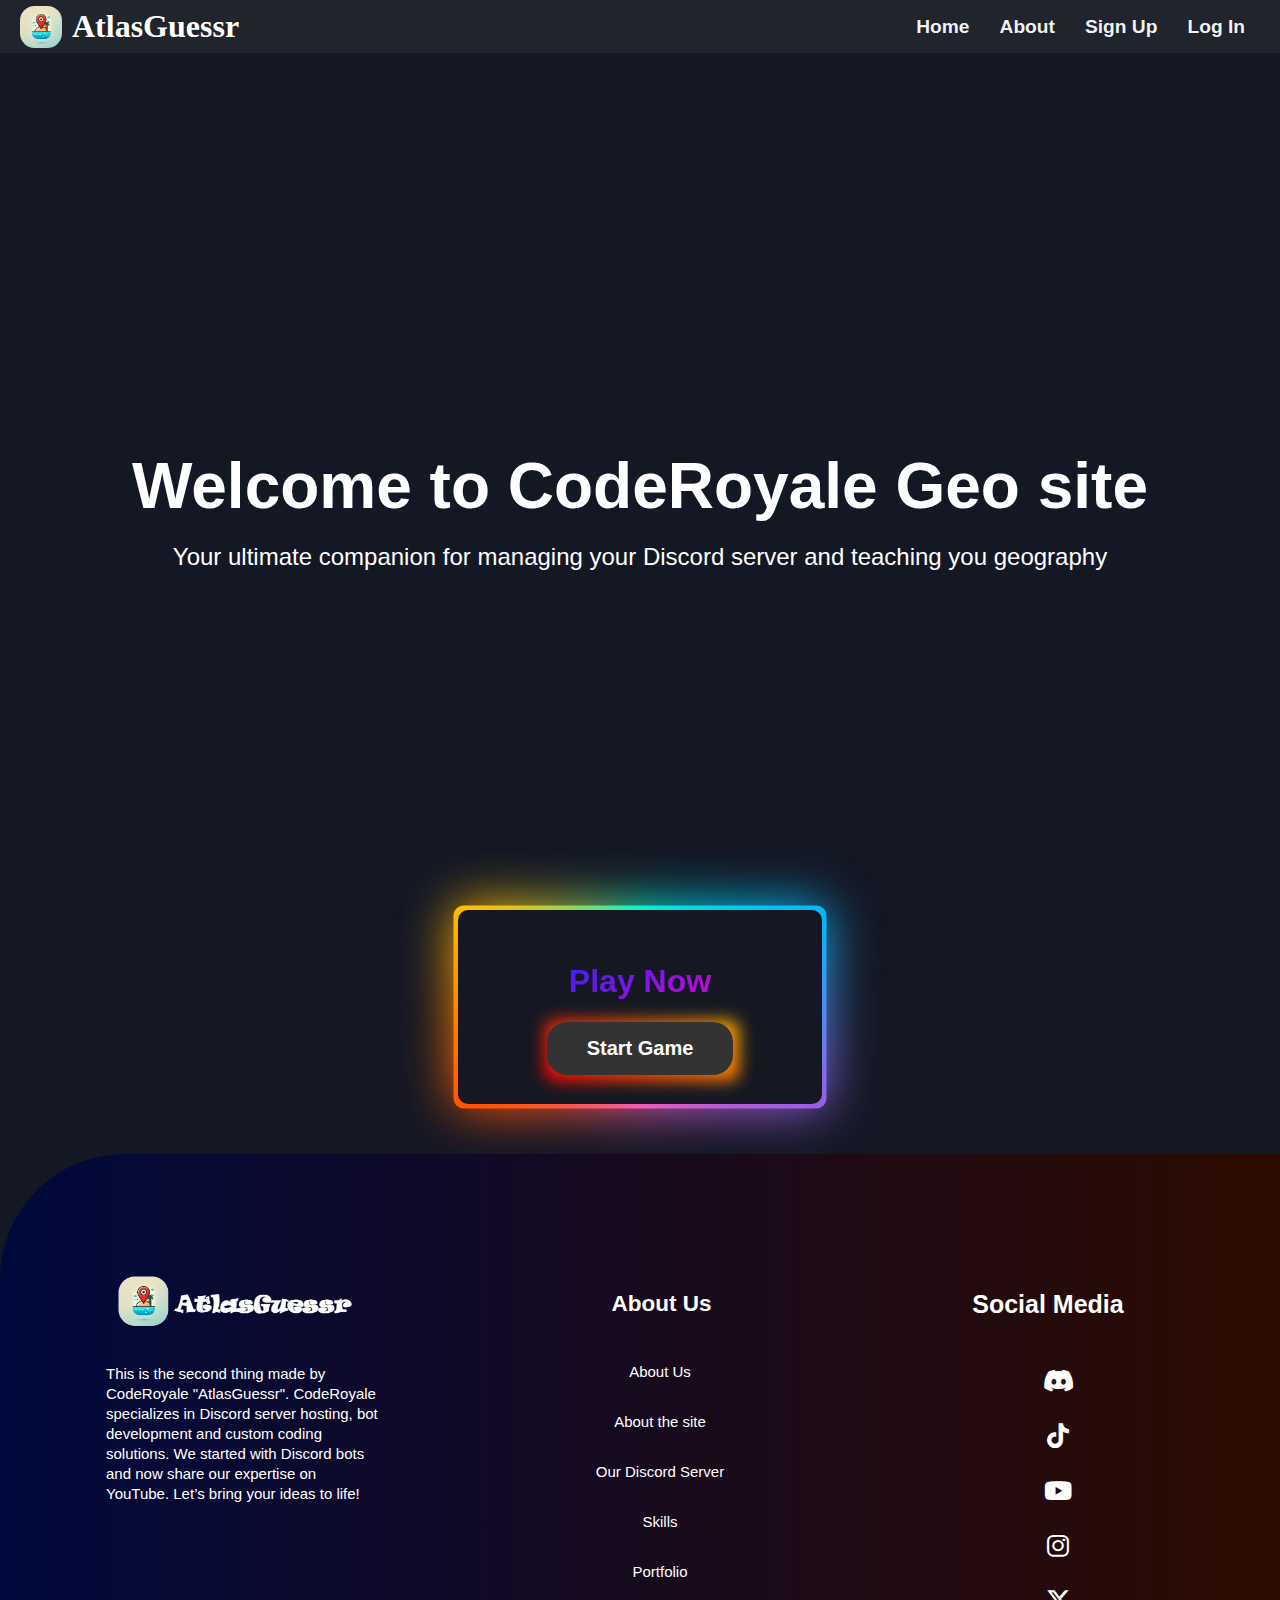
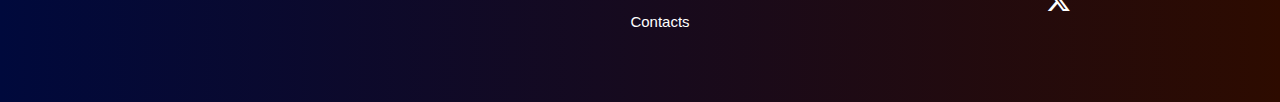
<file: index.html>
<!DOCTYPE html>
<html lang="en">
  <head>
    <meta charset="UTF-8" />
    <meta name="viewport" content="width=device-width, initial-scale=1.0" />
    <title>AtlasGuessr</title>
    <link rel="stylesheet" href="style.css" />
    <link rel="icon" type="image/png" href="images/favicon.png" />
    <link
      rel="stylesheet"
      href="https://cdnjs.cloudflare.com/ajax/libs/font-awesome/6.4.2/css/all.min.css"
    />

    <style>
      body {
        font-family: "Roboto", sans-serif;
        margin: 0;
        padding: 0;
        color: #fff;
        overflow-x: hidden;
        background: #141724;
      }
    </style>
  </head>
  <body id="PageContent">
    <nav style="z-index: 69" class="nav">
      <div class="logo-container">
        <img
          id="logo1"
          src="images/favicon.png"
          alt="An island with palms as a logo"
        />
        <h1 id="logo">AtlasGuessr</h1>
      </div>

      <div class="navbar">
        <a href="index.html">Home</a>
        <a href="about.html">About</a>
        <a href="signup.html">Sign Up</a>
        <a href="login.html">Log In</a>
      </div>
    </nav>

    <div class="hero">
      <h1>Welcome to CodeRoyale Geo site</h1>
      <p>
        Your ultimate companion for managing your Discord server and teaching
        you geography
      </p>
    </div>

    <div class="card" onmouseover="scrollToDiv(this)">
      <h1>Play Now</h1>
      <button class="gaybtn" onclick="startGame()">Start Game</button>
    </div>

    <div id="overlay" class="overlay"></div>

    <div id="gameModal" class="modal">
      <h2>Game is Starting...</h2>
      <p>Get ready!</p>
      <button id="tvakopche" onclick="closeModal()">OK</button>
    </div>

    <div class="background-animation">
      <span></span>
      <span></span>
      <span></span>
      <span></span>
      <span></span>
      <span></span>
      <span></span>
      <span></span>
      <span></span>
      <span></span>
      <span></span>
      <span></span>
    </div>

    <footer>
      <div class="row">
        <div class="col">
          <img
            src="images/tva-removebg-preview.png"
            alt="Gay"
            class="logo"
            style="height: 80px; margin-bottom: 0px"
          />

          <p>
            This is the second thing made by CodeRoyale "AtlasGuessr".
            CodeRoyale specializes in Discord server hosting, bot development
            and custom coding solutions. We started with Discord bots and now
            share our expertise on YouTube. Let’s bring your ideas to life!
          </p>
        </div>

        <div class="col">
          <h2 id="takovata">About Us</h2>
          <ul>
            <li><a href="about.html#home">About Us</a></li>
            <li><a href="about.html#aboutsite">About the site</a></li>
            <li><a href="about.html#aboutdis">Our Discord Server</a></li>
            <li><a href="about.html#skills">Skills</a></li>
            <li><a href="about.html#portfolio">Portfolio</a></li>
            <li><a href="about.html#contacts">Contacts</a></li>
          </ul>
        </div>

        <div class="col" id="tva">
          <h2 id="soc">Social Media</h2>
          <ul>
            <li>
              <a target="_blank" id="dis" href="https://discord.gg/TC2TVkJ9Vm"
                ><i class="fa-brands fa-discord"></i
              ></a>
            </li>

            <li>
              <a
                target="_blank"
                id="tt"
                href="https://www.tiktok.com/@coderoyal3?_t=ZN-8vDepI5DR90&_r=1"
                ><i class="fa-brands fa-tiktok"></i
              ></a>
            </li>

            <li>
              <a
                target="_blank"
                id="yt"
                href="https://www.youtube.com/channel/UCYyJKk7NeD91vCRH9Cv81QA"
                ><i class="fa-brands fa-youtube"></i
              ></a>
            </li>

            <li>
              <a target="_blank" id="insta" href="#"
                ><i class="fa-brands fa-instagram"></i
              ></a>
            </li>

            <li>
              <a target="_blank" id="twit" href="#"
                ><i class="fa-brands fa-x-twitter"></i
              ></a>
            </li>
          </ul>
        </div>
      </div>
    </footer>
    <script src="script.js"></script>
  </body>
</html>
</file>
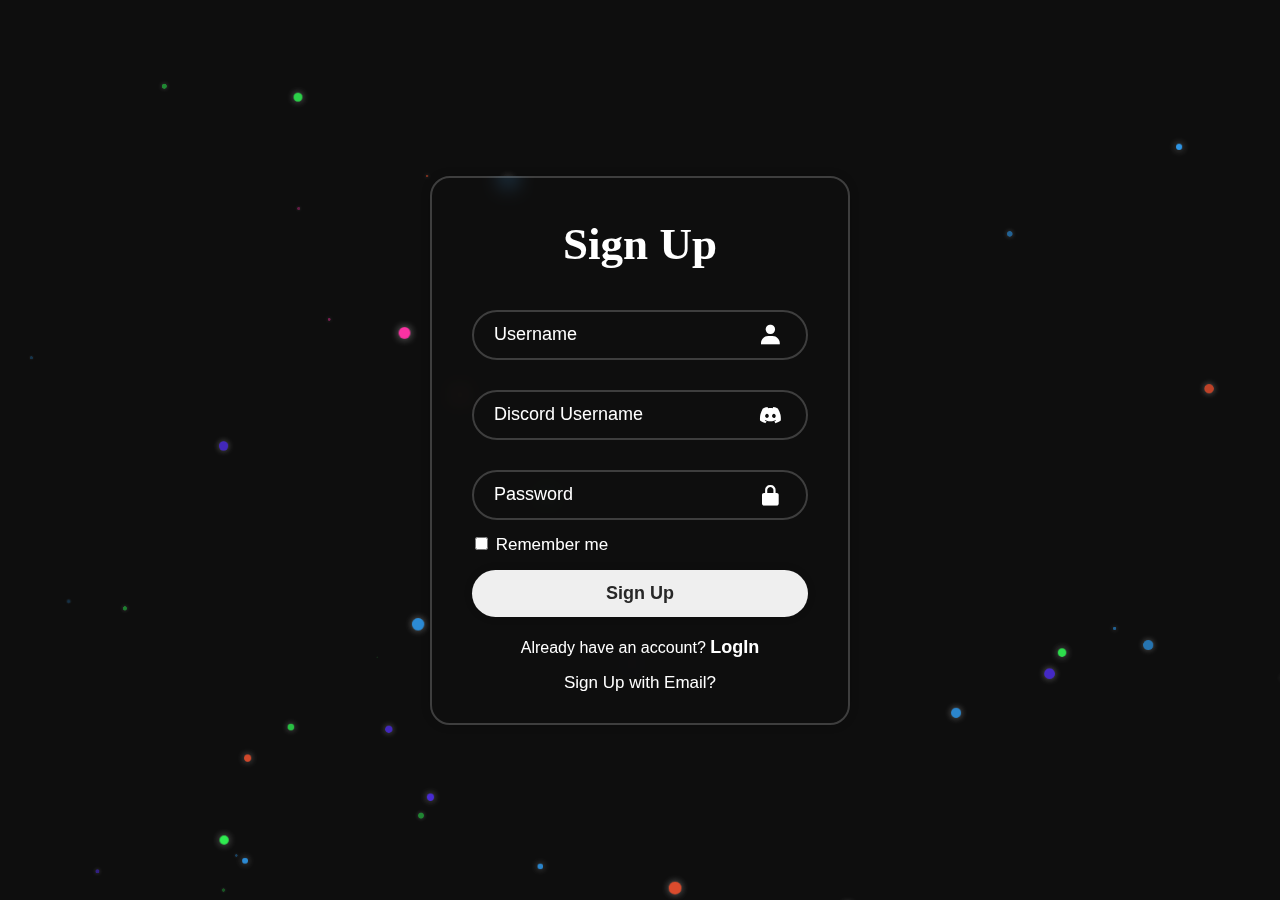
<file: disup.html>
<!DOCTYPE html>
<html lang="en">
  <head>
    <meta charset="UTF-8" />
    <meta name="viewport" content="width=device-width, initial-scale=1.0" />
    <title>AtlasGuessr</title>
    <link rel="stylesheet" href="style.css" />
    <link rel="icon" type="image/png" href="images/favicon.png" />
    <link
      href="https://unpkg.com/boxicons@2.1.4/css/boxicons.min.css"
      rel="stylesheet"
    />
    <style>
      * {
        margin: 0;
        padding: 0;
        font-family: "Poppins", sans-serif;
        box-sizing: border-box;
      }

      body,
      html {
        height: 100%;
        width: 100%;
        overflow: hidden;
        background-color: #0e0e0e;
        display: flex;
        justify-content: center;
        align-items: center;
        font-family: "Arial", sans-serif;
        min-height: 100vh;
      }

      .background {
        position: absolute;
        top: 0;
        left: 0;
        width: 100%;
        height: 100%;
        display: flex;
        justify-content: center;
        align-items: center;
        z-index: 0;
      }

      .particles-container {
        position: absolute;
        top: 0;
        left: 0;
        width: 100%;
        height: 100%;
        pointer-events: none;
        overflow: hidden;
      }

      .particle {
        position: absolute;
        border-radius: 50%;
        opacity: 0.9;
        pointer-events: none;
        will-change: transform, opacity;
        box-shadow: 0 0 10px rgba(255, 255, 255, 0.5);
      }

      .wrapper {
        z-index: 1;
        width: 420px;
        background: transparent;
        border: 2px solid rgba(255, 255, 255, 0.2);
        backdrop-filter: blur(10px);
        box-shadow: 0 0 10px rgba(0, 0, 0, 0.2);
        color: #fff;
        border-radius: 20px;
        padding: 30px 40px;
      }

      .wrapper h1 {
        font-family: "Tw Cen MT";
        font-size: 45px;
        text-align: center;
        padding: 10px;
      }

      .wrapper .input-box {
        position: relative;
        width: 100%;
        height: 50px;
        margin: 30px 0;
      }

      .input-box input {
        width: 100%;
        height: 100%;
        background: transparent;
        border: none;
        outline: none;
        border: 2px solid rgba(255, 255, 255, 0.2);
        border-radius: 40px;
        font-size: 18px;
        color: #fff;
        padding: 20px 45px 20px 20px;
      }

      .input-box input::placeholder {
        color: #fff;
      }

      .input-box i {
        position: absolute;
        right: 25px;
        top: 50%;
        transform: translateY(-50%);
        font-size: 25px;
      }

      #pass:hover {
        cursor: pointer;
      }

      .wrapper .remember-forgot {
        display: flex;
        justify-content: space-between;
        font-size: 17px;
        margin: -15px 0 15px;
        padding-left: 3px;
        padding-right: 3px;
      }

      .remember-forgot label input {
        accent-color: #fff;
        margin-right: 3px;
      }

      .remember-forgot a {
        color: #fff;
        text-decoration: none;
      }

      .remember-forgot a:hover {
        text-decoration: underline;
      }

      .wrapper .btn {
        width: 100%;
        height: 47px;
        border: none;
        outline: none;
        border-radius: 45px;
        box-shadow: 0 0 10px rgba(0, 0, 0, 0.1);
        cursor: pointer;
        color: #272727;
        font-weight: 700;
        font-size: 18px;
      }

      .wrapper .register-link {
        font-size: 16px;
        text-align: center;
        margin: 20px 0 15px;
      }

      .register-link p a {
        color: #fff;
        text-decoration: none;
        font-size: 18px;
        font-weight: 600;
      }

      .register-link p a:hover {
        text-decoration: underline;
      }

      .discord a {
        color: #fff;
        text-decoration: none;
        font-size: 17px;
        text-align: center;
      }

      .discord:hover {
        text-decoration: underline;
      }
    </style>
  </head>
  <body>
    <div class="background">
      <div class="particles-container" id="particles-container"></div>
    </div>

    <div class="wrapper">
      <form action="">
        <h1>Sign Up</h1>

        <div class="input-box">
          <input type="text" placeholder="Username" required />
          <i class="bx bxs-user"></i>
        </div>

        <div class="input-box">
          <input type="text" placeholder="Discord Username" required />
          <i class="bx bxl-discord-alt"></i>
        </div>

        <p id="email"></p>

        <div class="input-box">
          <input type="password" placeholder="Password" id="passa" required />
          <i class="bx bxs-lock-alt" id="pass"></i>
        </div>

        <p id="email"></p>

        <div class="remember-forgot">
          <label class="checkbox"
            ><input type="checkbox" /><span class="checkmark"></span> Remember
            me</label
          >
        </div>

        <button type="submit" class="btn">Sign Up</button>

        <div class="register-link">
          <p>Already have an account? <a href="login.html">LogIn</a></p>
        </div>

        <div class="discord">
          <a href="signup.html"><p>Sign Up with Email?</p></a>
        </div>
      </form>
    </div>

    <script>
      document.getElementById("pass").addEventListener("click", function () {
        const password = document.getElementById("passa");
        if (password.type === "password") {
          password.type = "text";
        } else {
          password.type = "password";
        }
      });
      const particles = [];

      function createParticle() {
        const particle = document.createElement("div");
        particle.classList.add("particle");

        const size = Math.random() * 10 + 5;
        particle.style.width = `${size}px`;
        particle.style.height = `${size}px`;

        const xStart = Math.random() * window.innerWidth;
        const yStart = Math.random() * window.innerHeight;
        const zStart = Math.random() * 500 - 250;
        particle.style.left = `${xStart}px`;
        particle.style.top = `${yStart}px`;

        const speedX = Math.random() * 4 - 2;
        const speedY = Math.random() * 4 - 2;
        const speedZ = Math.random() * 2 - 1;

        const colors = ["#FF5733", "#33FF57", "#5733FF", "#FF33A6", "#33A6FF"];
        const randomColor = colors[Math.floor(Math.random() * colors.length)];
        particle.style.backgroundColor = randomColor;

        particles.push({
          element: particle,
          x: xStart,
          y: yStart,
          z: zStart,
          size: size,
          speedX: speedX,
          speedY: speedY,
          speedZ: speedZ,
          color: randomColor,
          opacity: 0.9,
        });

        document.getElementById("particles-container").appendChild(particle);
      }

      function updateParticles() {
        particles.forEach((particle, index) => {
          particle.x += particle.speedX;
          particle.y += particle.speedY;
          particle.z += particle.speedZ;

          const scale = Math.max(0.1, 1 - Math.abs(particle.z) / 300);
          const opacity = Math.max(0.1, 1 - Math.abs(particle.z) / 300);
          particle.element.style.transform = `translate3d(${particle.x}px, ${particle.y}px, ${particle.z}px) scale(${scale})`;
          particle.element.style.opacity = opacity;

          particle.opacity = Math.random() * 0.5 + 0.4;

          if (
            particle.x < 0 ||
            particle.x > window.innerWidth ||
            particle.y < 0 ||
            particle.y > window.innerHeight ||
            Math.abs(particle.z) > 300
          ) {
            particles.splice(index, 1);
            particle.element.remove();
          }
        });

        requestAnimationFrame(updateParticles);
      }

      setInterval(createParticle, 3);

      updateParticles();
    </script>
    <script src="script.js"></script>
  </body>
</html>
</file>
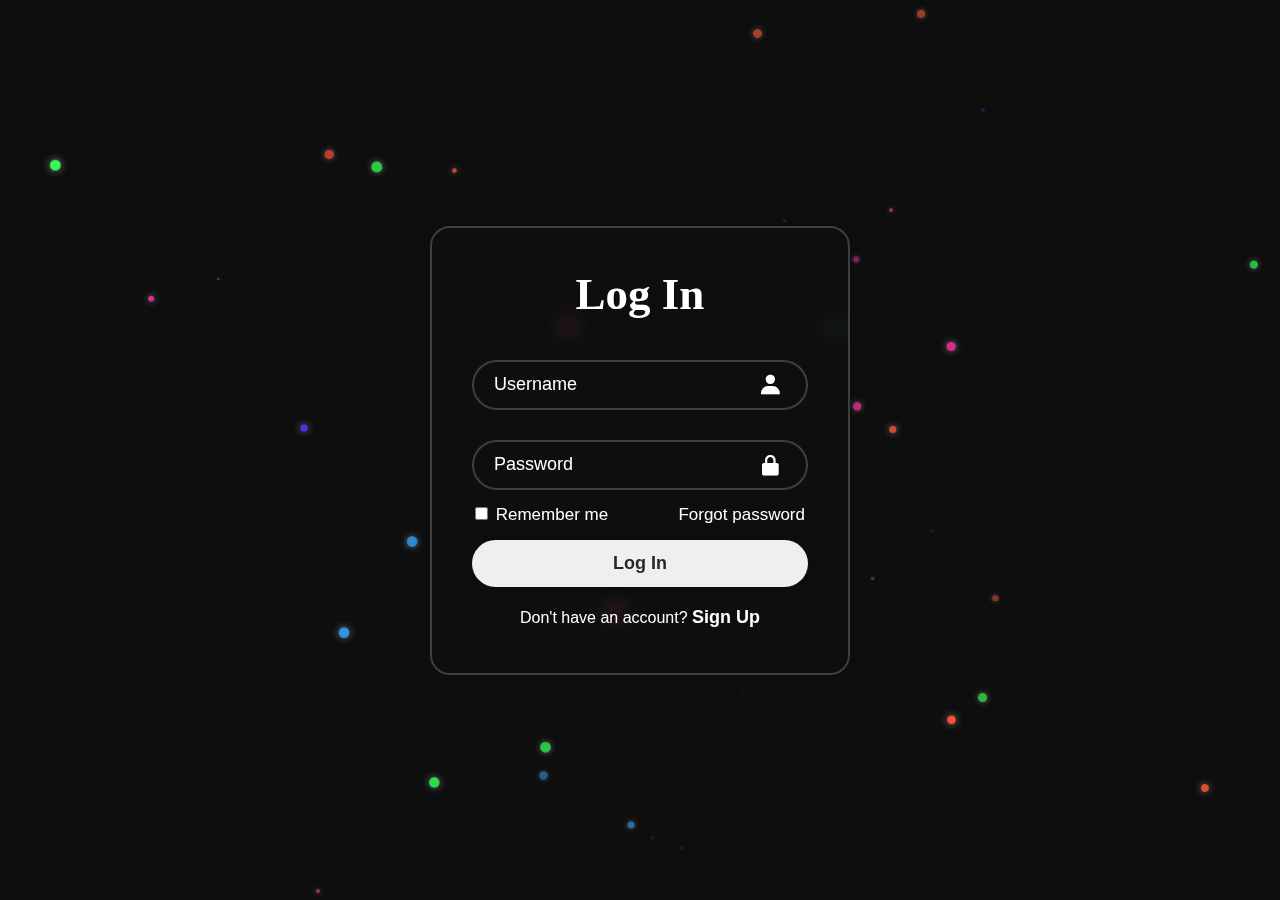
<file: login.html>
<!DOCTYPE html>
<html lang="en">
  <head>
    <meta charset="UTF-8" />
    <meta name="viewport" content="width=device-width, initial-scale=1.0" />
    <title>AtlasGuessr</title>
    <link rel="stylesheet" href="style.css" />
    <link rel="icon" type="image/png" href="images/favicon.png" />
    <link
      href="https://unpkg.com/boxicons@2.1.4/css/boxicons.min.css"
      rel="stylesheet"
    />
    <style>
      * {
        margin: 0;
        padding: 0;
        font-family: "Poppins", sans-serif;
        box-sizing: border-box;
      }

      body,
      html {
        height: 100%;
        width: 100%;
        overflow: hidden;
        background-color: #0e0e0e;
        display: flex;
        justify-content: center;
        align-items: center;
        font-family: "Arial", sans-serif;
        min-height: 100vh;
      }

      .background {
        position: absolute;
        top: 0;
        left: 0;
        width: 100%;
        height: 100%;
        display: flex;
        justify-content: center;
        align-items: center;
        z-index: 0;
      }

      .particles-container {
        position: absolute;
        top: 0;
        left: 0;
        width: 100%;
        height: 100%;
        pointer-events: none;
        overflow: hidden;
      }

      .particle {
        position: absolute;
        border-radius: 50%;
        opacity: 0.9;
        pointer-events: none;
        will-change: transform, opacity;
        box-shadow: 0 0 10px rgba(255, 255, 255, 0.5);
      }

      .wrapper {
        z-index: 1;
        width: 420px;
        background: transparent;
        border: 2px solid rgba(255, 255, 255, 0.2);
        backdrop-filter: blur(10px);
        box-shadow: 0 0 10px rgba(0, 0, 0, 0.2);
        color: #fff;
        border-radius: 20px;
        padding: 30px 40px;
      }

      .wrapper h1 {
        font-family: "Tw Cen MT";
        font-size: 45px;
        text-align: center;
        padding: 10px;
      }

      .wrapper .input-box {
        position: relative;
        width: 100%;
        height: 50px;
        margin: 30px 0;
      }

      .input-box input {
        width: 100%;
        height: 100%;
        background: transparent;
        border: none;
        outline: none;
        border: 2px solid rgba(255, 255, 255, 0.2);
        border-radius: 40px;
        font-size: 18px;
        color: #fff;
        padding: 20px 45px 20px 20px;
      }

      .input-box input::placeholder {
        color: #fff;
      }

      .input-box i {
        position: absolute;
        right: 25px;
        top: 50%;
        transform: translateY(-50%);
        font-size: 25px;
      }

      #pass:hover {
        cursor: pointer;
      }

      .wrapper .remember-forgot {
        display: flex;
        justify-content: space-between;
        font-size: 17px;
        margin: -15px 0 15px;
        padding-left: 3px;
        padding-right: 3px;
      }

      .remember-forgot label input {
        accent-color: #fff;
        margin-right: 3px;
      }

      .remember-forgot a {
        color: #fff;
        text-decoration: none;
      }

      .remember-forgot a:hover {
        text-decoration: underline;
      }

      .wrapper .btn {
        width: 100%;
        height: 47px;
        border: none;
        outline: none;
        border-radius: 45px;
        box-shadow: 0 0 10px rgba(0, 0, 0, 0.1);
        cursor: pointer;
        color: #272727;
        font-weight: 700;
        font-size: 18px;
      }

      .wrapper .register-link {
        font-size: 16px;
        text-align: center;
        margin: 20px 0 15px;
      }

      .register-link p a {
        color: #fff;
        text-decoration: none;
        font-size: 18px;
        font-weight: 600;
      }

      .register-link p a:hover {
        text-decoration: underline;
      }

      .discord a {
        color: #fff;
        text-decoration: none;
        font-size: 17px;
        text-align: center;
      }

      .discord:hover {
        text-decoration: underline;
      }
    </style>
  </head>
  <body>
    <div class="background">
      <div class="particles-container" id="particles-container"></div>
    </div>

    <div class="wrapper">
      <form action="">
        <h1>Log In</h1>

        <div class="input-box">
          <input type="text" placeholder="Username" required />
          <i class="bx bxs-user"></i>
        </div>

        <div class="input-box">
          <input type="password" placeholder="Password" id="passa" required />
          <i class="bx bxs-lock-alt" id="pass"></i>
        </div>

        <p id="email"></p>

        <div class="remember-forgot">
          <label class="checkbox"
            ><input type="checkbox" /><span class="checkmark"></span> Remember
            me</label
          >
          <a href="forgottenpas.html">Forgot password</a>
        </div>

        <button type="submit" class="btn">Log In</button>

        <div class="register-link">
          <p>Don't have an account? <a href="signup.html">Sign Up</a></p>
        </div>
      </form>
    </div>

    <script>
      document.getElementById("pass").addEventListener("click", function () {
        const password = document.getElementById("passa");
        if (password.type === "password") {
          password.type = "text";
        } else {
          password.type = "password";
        }
      });
      const particles = [];

      function createParticle() {
        const particle = document.createElement("div");
        particle.classList.add("particle");

        const size = Math.random() * 10 + 5;
        particle.style.width = `${size}px`;
        particle.style.height = `${size}px`;

        const xStart = Math.random() * window.innerWidth;
        const yStart = Math.random() * window.innerHeight;
        const zStart = Math.random() * 500 - 250;
        particle.style.left = `${xStart}px`;
        particle.style.top = `${yStart}px`;

        const speedX = Math.random() * 4 - 2;
        const speedY = Math.random() * 4 - 2;
        const speedZ = Math.random() * 2 - 1;

        const colors = ["#FF5733", "#33FF57", "#5733FF", "#FF33A6", "#33A6FF"];
        const randomColor = colors[Math.floor(Math.random() * colors.length)];
        particle.style.backgroundColor = randomColor;

        particles.push({
          element: particle,
          x: xStart,
          y: yStart,
          z: zStart,
          size: size,
          speedX: speedX,
          speedY: speedY,
          speedZ: speedZ,
          color: randomColor,
          opacity: 0.9,
        });

        document.getElementById("particles-container").appendChild(particle);
      }

      function updateParticles() {
        particles.forEach((particle, index) => {
          particle.x += particle.speedX;
          particle.y += particle.speedY;
          particle.z += particle.speedZ;

          const scale = Math.max(0.1, 1 - Math.abs(particle.z) / 300);
          const opacity = Math.max(0.1, 1 - Math.abs(particle.z) / 300);
          particle.element.style.transform = `translate3d(${particle.x}px, ${particle.y}px, ${particle.z}px) scale(${scale})`;
          particle.element.style.opacity = opacity;

          particle.opacity = Math.random() * 0.5 + 0.4;

          if (
            particle.x < 0 ||
            particle.x > window.innerWidth ||
            particle.y < 0 ||
            particle.y > window.innerHeight ||
            Math.abs(particle.z) > 300
          ) {
            particles.splice(index, 1);
            particle.element.remove();
          }
        });

        requestAnimationFrame(updateParticles);
      }

      setInterval(createParticle, 3);

      updateParticles();
    </script>
    <script src="script.js"></script>
  </body>
</html>
</file>
<file: style.css>
body {
    margin: 0;
    padding: 0;
    background: #141724;
}

nav {
    display: flex;
    align-items: center;
    justify-content: space-between;
    background-color: rgba(12, 12, 12, 0.952);
    margin: 0;
    padding: 0 20px;
    height: 53px;
    width: 100%;
    position: fixed;
    cursor:default;
    background: var(--bg-color) !important;
}

#logo1 {
    height: 42px;
    border-radius: 35%;
}

#logo, #logoa {
    font-family: "ravie";
    color: white;
    cursor: pointer;
    margin-left: 10px;
    transition:  .7s;
    animation: slideIn 1s ease-in-out;
}

#logo:hover{
    color: rgb(13, 225, 240);
}

#logoa:hover{
    color:#0ef;

}

.logo-container {
    display: flex;
    align-items: center;
}

.navbar {
    display: flex;
    gap: 15px;
    padding-right: 40px;
    font-family: 'Poppins', sans-serif;
    font-size: 1.2em;
    font-weight: bold;
}

.navbar a {
    color: rgba(255, 255, 255, 0.938);
    text-decoration: none;
    padding-right: 15px;
    transition: .7s;
}

.navbar a:hover{
    color: #0ef;
}

.dropdown {
    position: relative;
    display: inline-block;
}

.dropdown-content {
    position: absolute;
    top: 40px; 
    left: 50%;
    transform: translateX(-50%);
    background-color: rgba(12, 12, 12, 0.95);
    min-width: 180px;
    display: flex;
    flex-direction: column;
    border-radius: 5px;
    overflow: hidden;
    box-shadow: 0px 4px 8px rgba(0, 0, 0, 0.5);
    transition: all 0.3s ease-in-out;
    opacity: 0;
    visibility: hidden;
    pointer-events: none;
}

.dropdown-content a {
    color: white;
    padding: 8px 12px;
    text-decoration: none;
    display: block;
    transition: background 0.3s;
    text-align: center;
}

.dropdown-content a:hover {
    background-color: rgba(13, 225, 240, 0.8);
}

.dropdown:hover .dropdown-content {
    opacity: 1;
    visibility: visible;
    pointer-events: auto;
}

@keyframes slideIn {
    from { 
        transform: translateY(-50px);
        opacity: 0; 
    }
    to { 
        transform: translateY(0);
        opacity: 1;
    }
}

@import url('https://fonts.googleapis.com/css2?family=Roboto:wght@400;700&display=swap');

        .hero {
            display: flex;
            flex-direction: column;
            align-items: center;
            justify-content: center;
            height: 100vh;
            text-align: center;
            padding-top: 60px;
        }

        .hero h1 {
            font-size: 4em;
            margin: 0;
            animation: slideIn 1.5s ease-in-out;
        }

        .hero p {
            font-size: 1.5em;
            margin: 20px 0 0;
            animation: slideIn 1.5s ease-in-out;
        }

        @keyframes fadeIn {
            from { opacity: 0; }
            to { opacity: 1; }
        }

        @keyframes slideIn {
            from { transform: translateY(-50px); opacity: 0; }
            to { transform: translateY(0); opacity: 1; }
        }

        .background-animation {
            position: absolute;
            top: 0;
            left: 0;
            width: 100%;
            height: 100%;
            overflow: hidden;
            z-index: -1;
        }

        .background-animation span {
            position: absolute;
            display: block;
            width: 25px;
            height: 25px;
            background: rgba(255, 255, 255, 0.2);
            animation: animate 20s linear infinite;
            bottom: -100px;
        }

        @keyframes animate {
            0% {
                transform: translateY(0) rotate(0deg);
                opacity: 1;
            }
            100% {
                transform: translateY(-1000px) rotate(720deg);
                opacity: 0;
            }
        }

        .background-animation span:nth-child(1) {
            size: 15px;
            left: 10%;
            animation-delay: 0s;
        }

        .background-animation span:nth-child(2) {
            size: 20px;
            left: 20%;
            animation-delay: 2s;
        }

        .background-animation span:nth-child(3) {
            size: 18px;
            left: 25%;
            animation-delay: 4s;
        }

        .background-animation span:nth-child(4) {
            size: 35px;
            left: 40%;
            animation-delay: 0s;
        }

        .background-animation span:nth-child(5) {
            size: 28px;
            left: 70%;
            animation-delay: 2.5s;
        }

        .background-animation span:nth-child(6) {
            size: 38px;
            left: 80%;
            animation-delay: 1s;
        }

        .background-animation span:nth-child(7) {
            size: 80px;
            left: 90%;
            animation-delay: 3s;
        }

        .background-animation span:nth-child(8) {
            size: 50px;
            left: 50%;
            animation-delay: 5s;
        }

        .background-animation span:nth-child(9) {
            size: 97px;
            left: 60%;
            animation-delay: 4s;
        }

        .background-animation span:nth-child(10) {
            size: 101px;
            left: 96%;
            animation-delay: 2s;
        }


.card{
    max-height: 130px;
    margin: 0 auto;
    padding: 2em;
    width:300px;
    background: #151822;
    text-align:center;
    border-radius:10px;    
    position: relative;
    transform: -50%;
    top: -50px;
    transition: .5s ease;
}


.card h1{
    font-weight: bold;
    background: linear-gradient(150deg, #002BFF, #FF00C8);
    -webkit-background-clip: text; 
    -webkit-text-fill-color: transparent;
}

@property --angle{
    syntax: "<angle>";
    initial-value: 0deg;
    inherits: false;
}

.card::after, .card::before{
    content: '';
    position: absolute;
    height: 100%;
    width: 100%;
    background-image: conic-gradient(from var(--angle), #00F5D4, #00BBF9, #9B5DE5, #F15BB5, #FF5400, #FFBD00, #00F5D4);
    top: 50%;
    left: 50%;
    translate: -50% -50%;
    z-index: -1;
    PADDING: 4.5px;
    border-radius: 10px;
    animation: 2.5s spin linear infinite;
}

.card::before{
    filter: blur(1.6rem);
}

@keyframes spin{
    from{
        --angle: 0deg;
    }
    to{
        --angle: 360deg;
    }
}


.gaybtn{
    padding: 15px 40px;
    border: none;
    outline:none;
    color: #FFF;
    font-weight: 600;
    font-size: 20px;
    cursor: pointer;
    position:relative;
    z-index: 5;
    border-radius: 20px;
    background-color: #333;
    transition: .2s ease;
}

.gaybtn::after{
    content: '';
    position: absolute;
    height: 100%;
    width: 100%;
    background-color: #333;
    top: 0;
    left: 0;
    z-index: -1;
    border-radius: 20px;
}

.gaybtn::before{
    content: '';
    position: absolute;
    height: 100%;
    width: 100%;
    background: linear-gradient(
        45deg,
        #FF0000, #FF7300, #FFFB00, #48FF00,
        #00FFD5, #002BFF, #FF00C8, #FF0000
    );
    top: -2px;
    left: -2px;
    z-index: -56;
    background-size: 600%;
    width: calc(100% + 4px);
    height: calc(100% + 4px);
    border-radius: 10px;
    padding: 2px;
    filter: blur(8px);
    animation:glowing 20s linear infinite;
    transition: opacity .3s ease-in-out;
    opacity:1;
}

@keyframes glowing{
    0% {background-position: 0 0;}
    50% {background-position: 400% 0;}
    100% {background-position: 0 0;}
}

.gaybtn:hover::after{
    background-color: #3a3a3a;
}

.gaybtn:hover{
    transform: scale(1.03);
}

.gaybtn:active::after{
    background-color: transparent;
}

.gaybtn:active{
    color: #000;
}

footer{
    background:black;
    width:100%;
    position: relative;
    bottom:0;
    background: linear-gradient(to right, #00093c, #2d0b00);
    color:#fff;
    padding: 100px 0 30px;
    border-top-left-radius: 125px;
    font-size: 15px;
    line-height:20px;
}

.row{
    width:85%;
    margin:auto;
    display: flex;
    flex-wrap:wrap;
    align-items:flex-start;
    justify-content: space-between;
}

.col{
    flex-basis:25%;
    padding:10px;
}

.row .logo{
    margin-bottom: 30px;
}

.col ul li:not(#dis, #tt, #yt, #insta, #twit){
    list-style:none;
    margin-bottom: 15px;
    margin-top: 20px;

}

.col ul li a{
    display:flex;
    text-align: center;
    flex-direction: column;
    gap: 30px;
    text-decoration:none;
    color: white;
    transition: .5s;
    margin-bottom:30px;
}

#takovata{
    text-align:center;
    margin-top:30px;
    margin-left: 43px;
    margin-bottom: 48px;
}

.col ul li a:hover:not(#dis, #tt, #yt, #insta, #twit){
    color: rgb(13, 225, 240);
}

#soc{
    margin-bottom: 55px;
    margin-top: 30px;
    margin-left: 20px;
}

#soc, #dis, #tt, #yt, #insta, #twit{
    display: flex;
    text-align:center;
    flex-direction: column;
    align-items: center; 
    gap: 20px;
    font-size: 25px
}

#dis:hover{
    color: hsl(235, 71%, 65%);
}

#tt:hover{
    color: white;
    text-shadow: 
      -2px -2px 0 #69C9D0,  
      2px 2px 0 #EE1D52;
}

#yt:hover{
    color: hsl(0, 100%, 50%)
}

#insta:hover{
    background: linear-gradient(45deg, #F58529, #D90D26, #8a3ab9, #515bd4);
    -webkit-background-clip: text; 
    color: transparent;
}

#twit:hover{
    color:white
}

.overlay {
  display: none;
  position: fixed;
  top: 0;
  left: 0;
  width: 100%;
  height: 100%;
  background: rgba(0, 0, 0, 0.5);
  backdrop-filter: blur(5px);
  z-index: 998;
  opacity: 0;
  transition: opacity 0.3s ease-in-out, backdrop-filter 0.3s ease-in-out;
}

.overlay.active {
  opacity: 1;
}

.modal {
  display: none;
  position: fixed;
  top: 50%;
  left: 50%;
  transform: translate(-50%, -50%) scale(0.7);
  background: linear-gradient(135deg, rgba(30, 30, 30, 0.95), rgba(10, 10, 10, 0.95));
  padding: 40px 50px;
  border-radius: 18px;
  z-index: 1000;
  color: #e0e0e0;
  text-align: center;
  opacity: 0;
  transition: all 0.5s ease-in-out;
  box-shadow: 0 20px 40px rgba(255, 0, 77, 0.6);
  min-width: 350px;
  max-width: 90%;
  backdrop-filter: blur(15px);
  border: 1px solid rgba(255, 0, 77, 0.3);
  animation: slideUp 0.8s ease-in-out, glow 1.5s infinite alternate;
}

.modal.active {
  opacity: 1;
  transform: translate(-50%, -50%) scale(1);
}

.modal h2 {
  margin: 0 0 18px 0;
  font-size: 28px;
  font-weight: 700;
  color: #ffffff;
  text-transform: uppercase;
  letter-spacing: 1.5px;
  animation: fadeIn 0.6s ease-in-out;
}

.modal p {
  margin: 0 0 22px 0;
  font-size: 18px;
  color: #b0b0b0;
  line-height: 1.6;
  animation: fadeIn 0.7s ease-in-out;
}

.modal button {
  padding: 14px 32px;
  background: linear-gradient(135deg, #ff0077, #ff0033);
  color: white;
  border: none;
  border-radius: 12px;
  cursor: pointer;
  font-size: 18px;
  font-weight: 600;
  transition: all 0.3s ease;
  box-shadow: 0 4px 15px rgba(255, 0, 77, 0.5);
  animation: pulse 1.5s infinite, shake 3s infinite;
}

.modal button:hover {
  background: linear-gradient(135deg, #ff0033, #ff5500);
  transform: translateY(-4px) scale(1.05);
  box-shadow: 0 6px 20px rgba(255, 85, 0, 0.6);
}

.modal button:active {
  transform: translateY(0) scale(1);
}

@keyframes fadeIn {
  from { opacity: 0; transform: translateY(-10px); }
  to { opacity: 1; transform: translateY(0); }
}

@keyframes slideUp {
  from { opacity: 0; transform: translate(-50%, -40%) scale(0.7); }
  to { opacity: 1; transform: translate(-50%, -50%) scale(1); }
}

@keyframes pulse {
  0% { box-shadow: 0 10px 15px rgba(255, 0, 77, 0.5); }
  50% { box-shadow: 0 12px 20px rgba(255, 0, 77, 0.8); }
  100% { box-shadow: 0 14px 15px rgba(255, 0, 77, 0.5); }
}

@keyframes glow {
  0% { box-shadow: 0 0 20px rgba(255, 0, 77, 0.3); }
  100% { box-shadow: 0 0 30px rgba(255, 0, 77, 0.7); }
}

@keyframes shake {
  0%, 100% { transform: translateX(0); }
  25% { transform: translateX(-2px); }
  50% { transform: translateX(2px); }
  75% { transform: translateX(-2px); }
} 
  

.up {
    width: 100vw;
    height: 5.5rem;;
    cursor: default;
    background: #141724;
    display: flex;
    justify-content: space-between;
    align-items: flex-start;
    overflow: visible;
    position: relative;
    z-index: 10;
    color: var(--text-color);
}

.up .shantavo {
    z-index: 1;
    height: 150%;
    width: 780px;
    background: #141724;
    clip-path: polygon(
      25% 0%,
      75% 0%,
      87% 47%,
      75% 100%,
      25% 100%,
      14% 45%
    );
    pointer-events: none;
    margin-top: 0px;
    color:white;
    display:flex;
    justify-content: center;
    align-items: center;
}

.shantavo #random{
    font-size:35px;
    text-align:center;
    font-family: 'cascadia code';
}

.up .points {
    height: 100%;
    width: 90px;
    font-size: 20px;
    text-align: center;
    display: flex;
    align-items: center;
    justify-content: center;
    margin: 5px;
    margin-right: 25px;
    font-family: 'cascadia code';
}

.up .round {
    height: 100%;
    width: 90px;
    font-size: 25px;
    text-align: center;
    display: flex;
    align-items: center;
    justify-content: center;
    margin: 6px;
    margin-left: 20px;
    font-family: 'cascadia code';
}

.down{
    width: 100vw;
    height:12vh;
    cursor: default;
    background: #141724;
    display: flex;
    justify-content: space-between;
    align-items: flex-start;
    overflow: visible;
    position: relative;
    z-index: 1;
}

.shantavo1{
    z-index: 1;
    height: 150%;
    width: 780px;
    background: #141724;
    clip-path: polygon(
      25% 0%,
      75% 0%,
      87% 54%,
      75% 100%,
      25% 100%,
      14% 45%
    );
    pointer-events: none;
    color:white;
    transform: translateY(-40px);
    display:flex;
    justify-content: center;
    align-items: center;
}

#kopche {
    padding: 14px 36px;
    font-size: 16px;
    font-weight: bold;
    color: #0ff;
    background: #000;
    font-size: 35px;
    border: 2px solid #0ff;
    border-radius: 20px;
    cursor: pointer;
    text-transform: uppercase;
    letter-spacing: 1px;
    position: relative;
    box-shadow: 0 0 12px #0ff inset, 0 0 8px #0ff;
    pointer-events: auto;
    transition:
      background-color 0.3s ease,
      color 0.3s ease,
      transform 0.2s ease,
      box-shadow 0.4s ease;
}
  
#kopche:hover {
    background-color: #0ff;
    color: #000;
    box-shadow: 0 0 25px #0ff, 0 0 45px #0ff inset;
    transform: scale(1.05);
}
  
#kopche:active {
    transform: scale(0.95);
    box-shadow: 0 0 8px #0ff inset, 0 0 4px #0ff;
}
  
:root {
    --bg-color: #1f242d;
    --second-bg-color: #323946;
    --text-color: #fff;
    --main-color: #0ef;
  }

.navibar a{
    font-size: 1.4rem;
    color: var(--text-color);
    margin-left: 3rem;
    transition: .3s;
}

.navibar a:hover, .navibar a.active{
    color: var(--main-color);
}

#menu-icon{
    font-size: 3.5rem;
    color: var(--text-color);
    display: none
}

.home{
    display: flex;
    justify-content: center;
    align-items:center;
    flex-direction: row;
}

.home-content h3{
    font-size:3rem;
    font-weight:700;
}

.home-content h1{
    font-size: 5rem;
    font-weight:700;
    line-height: 1.3;
}

.home-img img{
    width: 35vw;
}

.home-content p{
    font-size: 1.4rem;
}

.social-media a{
    display: inline-flex;
    justify-content: center;
    align-items: center;
    width: 4rem;
    height:4rem;
    background:transparent;
    border: .2 solid var(--main-color);
}

#kopchence {
    position: relative;
    padding: 14px 30px;
    font-size: 16px;
    color: #0ff;
    background: #000;
    border: 2px solid #0ff;
    text-transform: uppercase;
    letter-spacing: 2px;
    cursor: pointer;
    transition: all 0.3s ease-in-out;
    overflow: hidden;
    z-index: 1;
    border-radius: 8px;
    box-shadow: 0 0 10px #0ff, 0 0 20px #0ff, 0 0 30px #0ff;
    margin: 1rem;
  }
  
  #kopchence::before {
    content: '';
    position: absolute;
    top: 50%;
    left: 50%;
    width: 300%;
    height: 300%;
    background: rgba(0, 255, 255, 0.05);
    transition: all 0.5s ease-out;
    border-radius: 50%;
    transform: translate(-50%, -50%) scale(0);
    z-index: 0;
  }
  
  #kopchence:hover {
    background-color: #0ff;
    color: #000;
    box-shadow: 0 0 20px #0ff, 0 0 30px #0ff, 0 0 40px #0ff;
    font-weight: 600;
  }
  
  #kopchence:active::before {
    transform: translate(-50%, -50%) scale(1);
    transition: 0s;
  }
  
  #kopchence:active {
    box-shadow: 0 0 5px #0ff, 0 0 10px #0ff;
    transform: scale(0.98);
  }
  

#rund{
    z-index: 100000;
}

.leaflet-tile { 
    font-family: "Arial", sans-serif !important;
}
.leaflet-tile .leaflet-label {
    display: none !important;
}

.timer {
    position: absolute;
    top: 6.5rem;
    left: 2.5rem;
    font-size: 3rem;
    font-weight: bold;
    color: white;
    z-index: 5;
    pointer-events: none;
    background-color: var(--bg-color);
    height: 3.5rem;
    width: 7.8rem;
    border-radius: 60px;
    display: flex; 
    align-items: center; 
    justify-content: center; 
    text-align: center; 
    line-height: 4rem;
    border: none;
}

@keyframes pulsingche{
    0% {transform: scale(1); border: 2.5px solid rgb(233, 5, 5);}
    50% { transform: scale(1.05); border: 3.2px solid rgb(255, 0, 0); }
    100% { transform: scale(1); border: 2.5px solid rgb(233, 5, 5); }
}

.timer p{
    font-family: 'Gill Sans', 'Gill Sans MT', Calibri, 'Trebuchet MS', sans-serif;
    font-size: 30px;
}

.overlayche {
    display: none;
    position: fixed;
    top: 0;
    left: 0;
    width: 100%;
    height: 100%;
    background: rgba(0, 0, 0, 0.7);
    backdrop-filter: blur(8px);
    z-index: 1000;
}

.next {
    display: none;
    position: fixed;
    top: 50%;
    left: 50%;
    transform: translate(-50%, -50%);
    background: linear-gradient(135deg, rgba(30, 30, 30, 0.95), rgba(10, 10, 10, 0.95));
    padding: 40px 50px;
    border-radius: 18px;
    z-index: 1000;
    color: #e0e0e0;
    text-align: center;
    transition: all 0.5s ease-in-out;
    box-shadow: 0 20px 40px hsl(188, 100%, 50%);
    min-width: 350px;
    max-width: 90%;
    backdrop-filter: blur(15px);
    border: 3px solid hsl(188, 100%, 50%);
    animation: slideUp 0.8s ease-in-out, glow 1.5s infinite alternate;
}

.next h2 {
    margin: 0 0 18px 0;
    font-size: 28px;
    font-weight: 700;
    color: #ffffff;
    text-transform: uppercase;
    letter-spacing: 1.5px;
    animation: fadeIn 0.6s ease-in-out;
    font-family: 'Gill Sans', 'Gill Sans MT', Calibri, 'Trebuchet MS', sans-serif;
}

.next p {
    margin: 0 0 22px 0;
    font-size: 22px;
    color: #b0b0b0;
    line-height: 1.6;
    animation: fadeIn 0.7s ease-in-out;
    font-family: 'Gill Sans', 'Gill Sans MT', Calibri, 'Trebuchet MS', sans-serif;

}

.chekiq {
    display: none;
    position: fixed;
    cursor: default;
    top: 50%;
    left: 50%;
    transform: translate(-50%, -50%);
    background: linear-gradient(135deg, rgba(30, 30, 30, 0.95), rgba(10, 10, 10, 0.95));
    padding: 40px 50px;
    border-radius: 18px;
    z-index: 1000;
    color: #e0e0e0;
    text-align: center;
    transition: all 0.5s ease-in-out;
    box-shadow: 0 20px 40px hsl(188, 100%, 50%);
    width: 300px;
    max-width: 90%;
    backdrop-filter: blur(15px);
    border: 3px solid hsl(188, 100%, 50%);
    animation: slideUp 0.8s ease-in-out, glow 1.5s infinite alternate;
}

.chekiq p {
    margin: 0 0 22px 0;
    font-size: 22px;
    color: #b0b0b0;
    line-height: 1.6;
    animation: fadeIn 0.7s ease-in-out;
    font-family: 'Gill Sans', 'Gill Sans MT', Calibri, 'Trebuchet MS', sans-serif;

}

@keyframes fadeIn {
    from { opacity: 0; transform: translateY(-10px); }
    to { opacity: 1; transform: translateY(0); }
}
  
@keyframes slideUp {
    from { opacity: 0; transform: translate(-50%, -40%) scale(0.7); }
    to { opacity: 1; transform: translate(-50%, -50%) scale(1); }
}

@keyframes glow {
    0% { box-shadow: 0 0 40px hsl(203, 100%, 50%); }
    100% { box-shadow: 0 0 40px hsl(188, 100%, 50%); }
}
</file>
